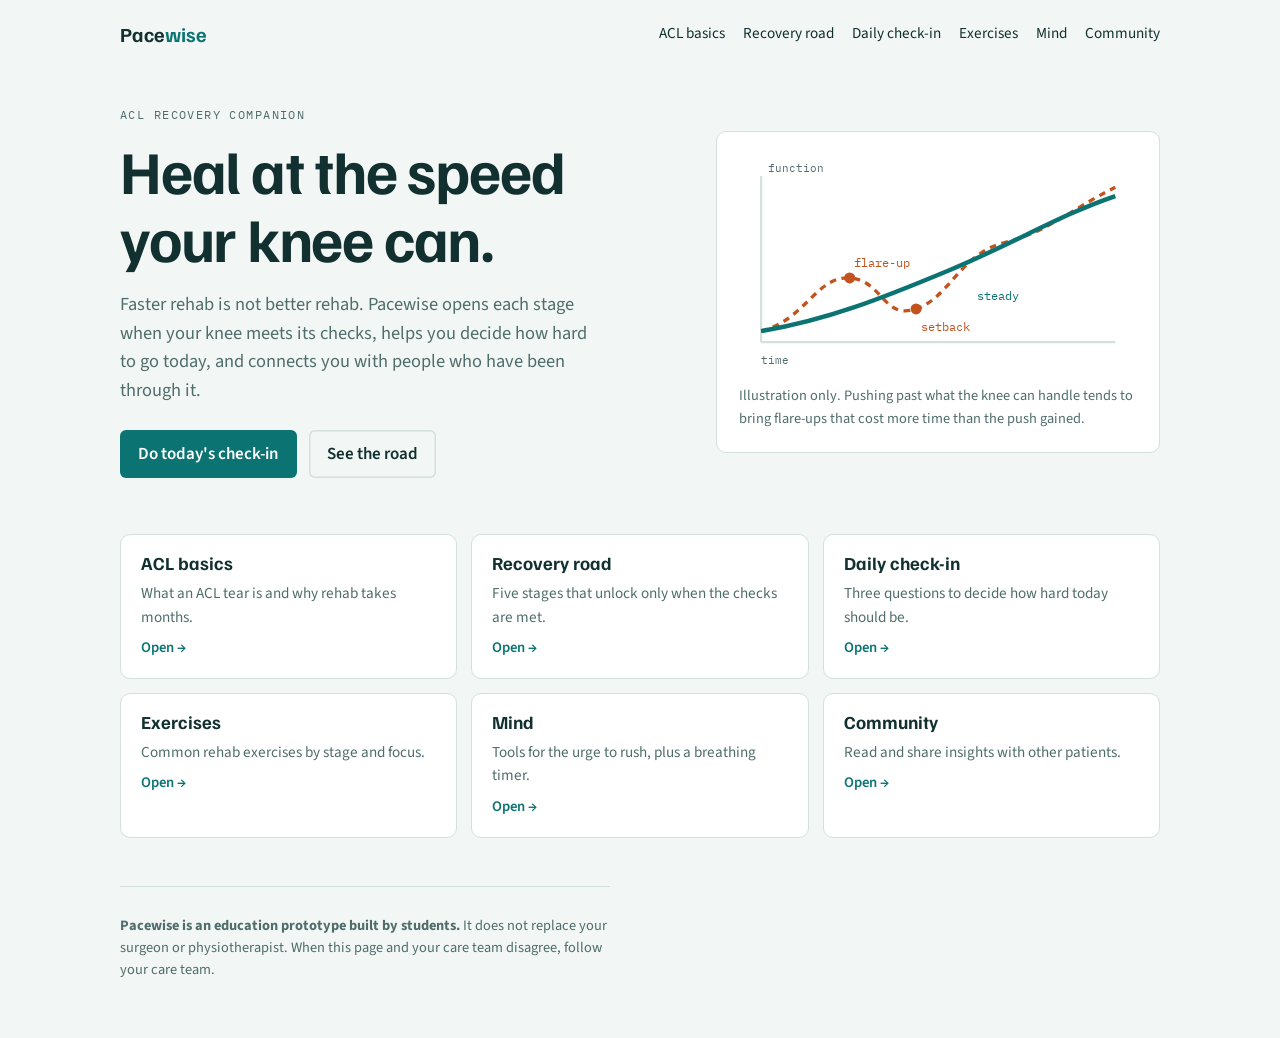
<file: pacewise-site-pages/index.html>
<!doctype html>
<html lang="en">
<head>
<meta charset="utf-8">
<meta name="viewport" content="width=device-width, initial-scale=1">
<title>Pacewise</title>
<link rel="stylesheet" href="https://fonts.googleapis.com/css2?family=Familjen+Grotesk:wght@500;700&family=IBM+Plex+Mono:wght@400;500&family=Source+Sans+3:wght@400;600&display=swap">
<link rel="stylesheet" href="css/styles.css">
</head>
<body>
<div class="wrap">
  <div class="topbar">
    <a class="brand" href="index.html" style="text-decoration:none;color:inherit">Pace<span>wise</span></a>
    <nav aria-label="Sections">
      <a href="learn.html">ACL basics</a><a href="road.html">Recovery road</a><a href="checkin.html">Daily check-in</a><a href="exercises.html">Exercises</a><a href="mind.html">Mind</a><a href="community.html">Community</a>
    </nav>
  </div>
  <header class="hero">
    <div>
      <p class="eyebrow">ACL recovery companion</p>
      <h1 style="margin-top:12px">Heal at the speed your knee can.</h1>
      <p class="lead">Faster rehab is not better rehab. Pacewise opens each stage when your knee meets its checks, helps you decide how hard to go today, and connects you with people who have been through it.</p>
      <div class="cta"><a class="btn" href="checkin.html">Do today's check-in</a><a class="btn ghost" href="road.html">See the road</a></div>
    </div>
    <div class="pace" aria-hidden="true">
      <svg viewBox="0 0 360 200" role="img">
        <line x1="20" y1="170" x2="340" y2="170" stroke="var(--line)" stroke-width="2"/>
        <line x1="20" y1="170" x2="20" y2="20" stroke="var(--line)" stroke-width="2"/>
        <path d="M20 160 C 60 150, 70 110, 100 112 S 130 150, 160 140 S 200 90, 240 80 S 300 50, 340 30" fill="none" stroke="var(--warn)" stroke-width="3" stroke-dasharray="6 5"/>
        <path d="M20 160 C 80 150, 130 130, 190 105 S 290 55, 340 38" fill="none" stroke="var(--accent)" stroke-width="4"/>
        <circle cx="100" cy="112" r="5" fill="var(--warn)"/><circle cx="160" cy="140" r="5" fill="var(--warn)"/>
        <text x="104" y="102" font-size="11" fill="var(--warn)" font-family="IBM Plex Mono, monospace">flare-up</text>
        <text x="164" y="160" font-size="11" fill="var(--warn)" font-family="IBM Plex Mono, monospace">setback</text>
        <text x="215" y="132" font-size="11" fill="var(--accent)" font-family="IBM Plex Mono, monospace">steady</text>
        <text x="20" y="190" font-size="10" fill="var(--muted)" font-family="IBM Plex Mono, monospace">time</text>
        <text x="26" y="16" font-size="10" fill="var(--muted)" font-family="IBM Plex Mono, monospace">function</text>
      </svg>
      <p class="cap">Illustration only. Pushing past what the knee can handle tends to bring flare-ups that cost more time than the push gained.</p>
    </div>
  </header>

  <section class="page" style="padding-top:0">
    <div class="home-grid">
<a class="home-card" href="learn.html"><h3>ACL basics</h3><p>What an ACL tear is and why rehab takes months.</p><span class="go">Open &rarr;</span></a>
<a class="home-card" href="road.html"><h3>Recovery road</h3><p>Five stages that unlock only when the checks are met.</p><span class="go">Open &rarr;</span></a>
<a class="home-card" href="checkin.html"><h3>Daily check-in</h3><p>Three questions to decide how hard today should be.</p><span class="go">Open &rarr;</span></a>
<a class="home-card" href="exercises.html"><h3>Exercises</h3><p>Common rehab exercises by stage and focus.</p><span class="go">Open &rarr;</span></a>
<a class="home-card" href="mind.html"><h3>Mind</h3><p>Tools for the urge to rush, plus a breathing timer.</p><span class="go">Open &rarr;</span></a>
<a class="home-card" href="community.html"><h3>Community</h3><p>Read and share insights with other patients.</p><span class="go">Open &rarr;</span></a>
    </div>
  </section>
  <footer>
    <p><strong>Pacewise is an education prototype built by students.</strong> It does not replace your surgeon or physiotherapist. When this page and your care team disagree, follow your care team.</p>
  </footer>
</div>
<script src="js/common.js"></script>
</body>
</html>
</file>
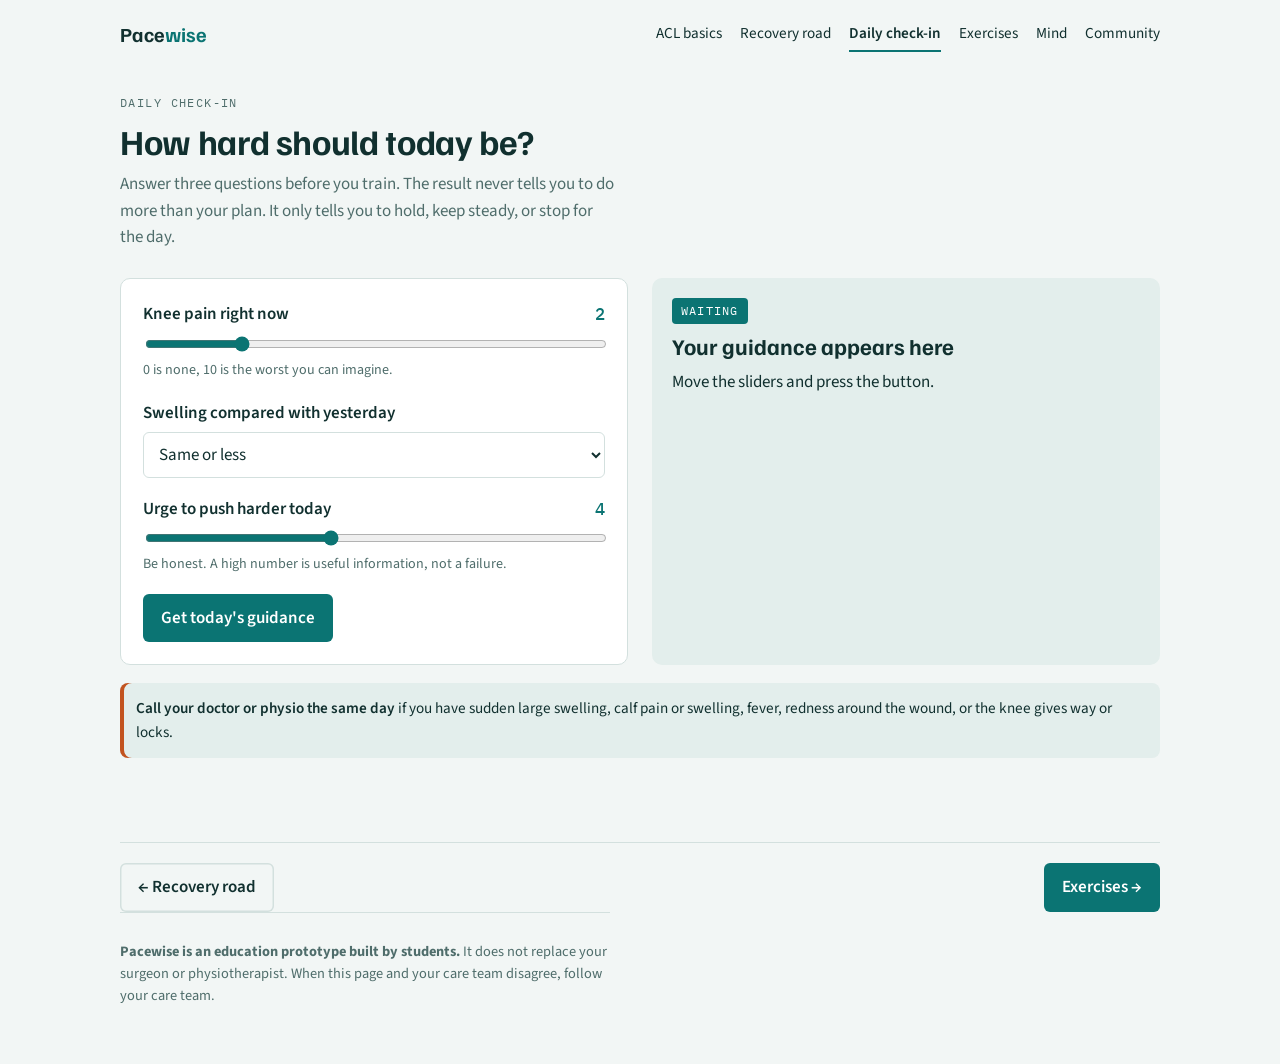
<file: pacewise-site-pages/checkin.html>
<!doctype html>
<html lang="en">
<head>
<meta charset="utf-8">
<meta name="viewport" content="width=device-width, initial-scale=1">
<title>Daily check-in | Pacewise</title>
<link rel="stylesheet" href="https://fonts.googleapis.com/css2?family=Familjen+Grotesk:wght@500;700&family=IBM+Plex+Mono:wght@400;500&family=Source+Sans+3:wght@400;600&display=swap">
<link rel="stylesheet" href="css/styles.css">
</head>
<body>
<div class="wrap">
  <div class="topbar">
    <a class="brand" href="index.html" style="text-decoration:none;color:inherit">Pace<span>wise</span></a>
    <nav aria-label="Sections">
      <a href="learn.html">ACL basics</a><a href="road.html">Recovery road</a><a href="checkin.html" aria-current="page">Daily check-in</a><a href="exercises.html">Exercises</a><a href="mind.html">Mind</a><a href="community.html">Community</a>
    </nav>
  </div>
  <section class="page">
    <div class="sec-head">
      <p class="eyebrow">Daily check-in</p>
      <h2>How hard should today be?</h2>
      <p>Answer three questions before you train. The result never tells you to do more than your plan. It only tells you to hold, keep steady, or stop for the day.</p>
    </div>
    <div class="checkin">
      <div class="panel">
        <div class="field"><label for="pain" class="l" style="display:flex;justify-content:space-between;font-weight:600">Knee pain right now <output id="painO">2</output></label>
          <input type="range" id="pain" min="0" max="10" value="2"><span class="hint">0 is none, 10 is the worst you can imagine.</span></div>
        <div class="field"><label for="swell" style="font-weight:600">Swelling compared with yesterday</label>
          <select id="swell"><option value="0">Same or less</option><option value="1">A little more</option><option value="2">Clearly more, or the knee feels hot or tight</option></select></div>
        <div class="field"><label for="urge" class="l" style="display:flex;justify-content:space-between;font-weight:600">Urge to push harder today <output id="urgeO">4</output></label>
          <input type="range" id="urge" min="0" max="10" value="4"><span class="hint">Be honest. A high number is useful information, not a failure.</span></div>
        <button class="btn" id="runCheck" type="button">Get today's guidance</button>
      </div>
      <div class="verdict" id="verdict" data-s="amber" aria-live="polite">
        <span class="tag">Waiting</span>
        <h3>Your guidance appears here</h3>
        <p>Move the sliders and press the button.</p>
      </div>
    </div>
    <div class="notice warn" style="margin-top:18px"><strong>Call your doctor or physio the same day</strong> if you have sudden large swelling, calf pain or swelling, fever, redness around the wound, or the knee gives way or locks.</div>
  </section>
  <div class="pager"><a class="btn ghost" href="road.html">&larr; Recovery road</a><a class="btn" href="exercises.html">Exercises &rarr;</a></div>
  <footer>
    <p><strong>Pacewise is an education prototype built by students.</strong> It does not replace your surgeon or physiotherapist. When this page and your care team disagree, follow your care team.</p>
  </footer>
</div>
<script src="js/common.js"></script>
<script src="js/checkin.js"></script>
</body>
</html>
</file>
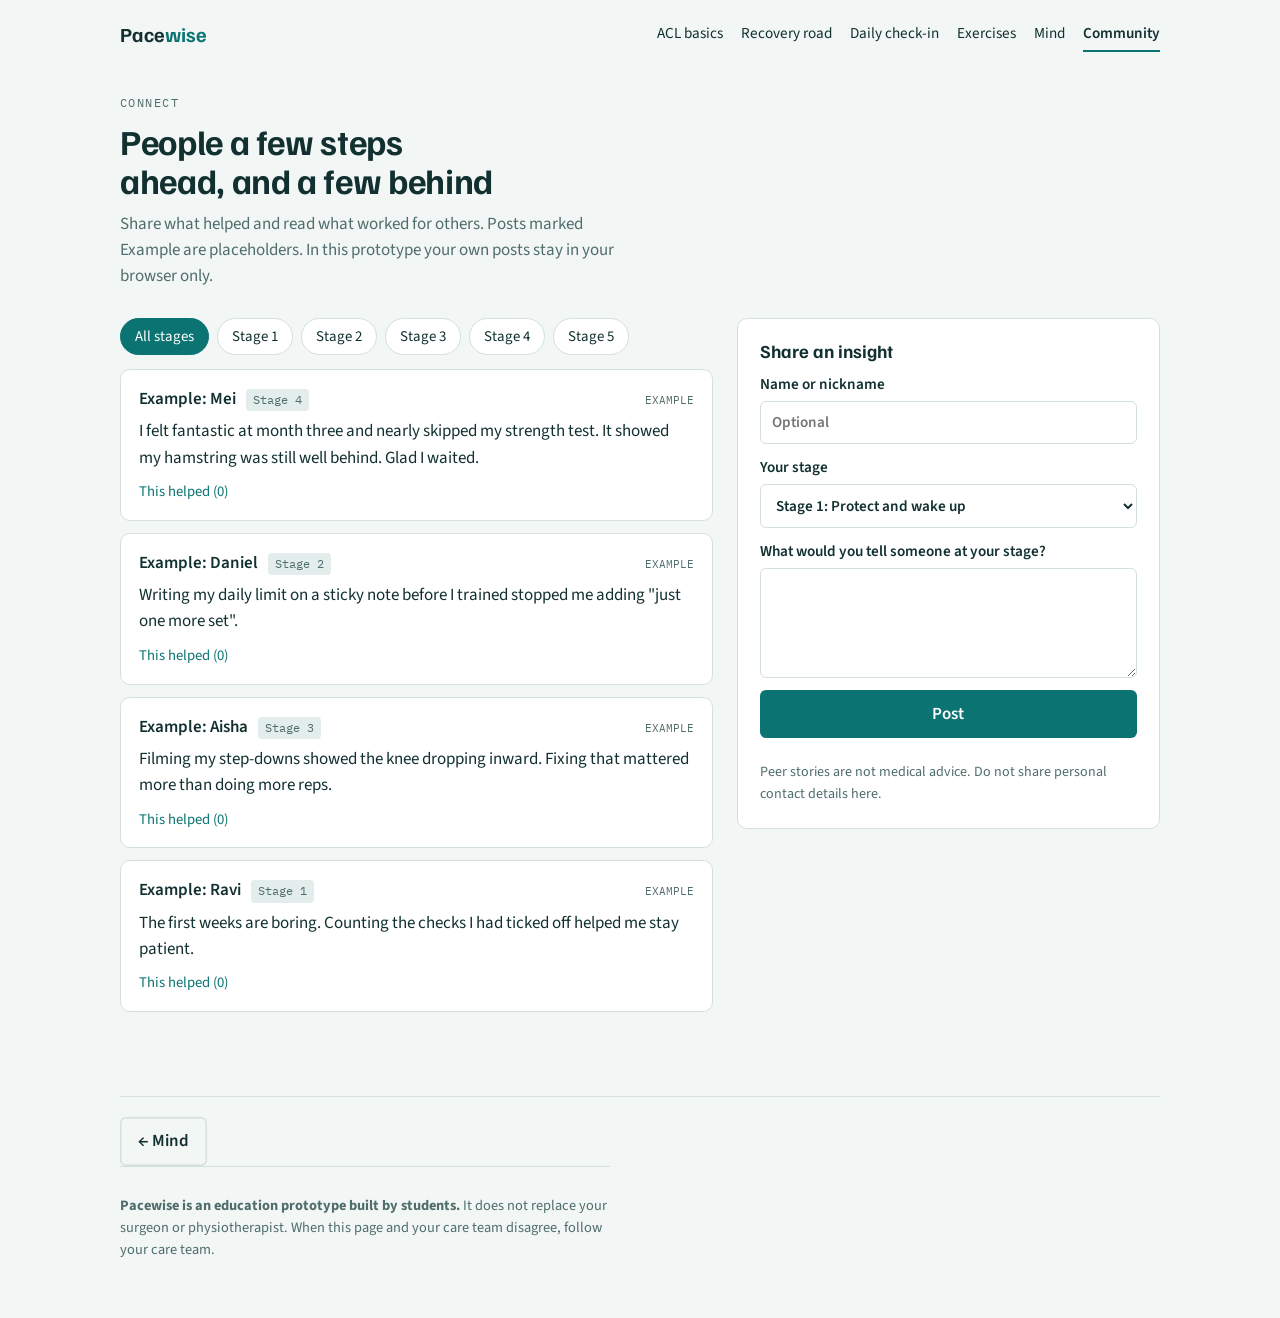
<file: pacewise-site-pages/community.html>
<!doctype html>
<html lang="en">
<head>
<meta charset="utf-8">
<meta name="viewport" content="width=device-width, initial-scale=1">
<title>Community | Pacewise</title>
<link rel="stylesheet" href="https://fonts.googleapis.com/css2?family=Familjen+Grotesk:wght@500;700&family=IBM+Plex+Mono:wght@400;500&family=Source+Sans+3:wght@400;600&display=swap">
<link rel="stylesheet" href="css/styles.css">
</head>
<body>
<div class="wrap">
  <div class="topbar">
    <a class="brand" href="index.html" style="text-decoration:none;color:inherit">Pace<span>wise</span></a>
    <nav aria-label="Sections">
      <a href="learn.html">ACL basics</a><a href="road.html">Recovery road</a><a href="checkin.html">Daily check-in</a><a href="exercises.html">Exercises</a><a href="mind.html">Mind</a><a href="community.html" aria-current="page">Community</a>
    </nav>
  </div>
  <section class="page">
    <div class="sec-head">
      <p class="eyebrow">Connect</p>
      <h2>People a few steps ahead, and a few behind</h2>
      <p>Share what helped and read what worked for others. Posts marked Example are placeholders. In this prototype your own posts stay in your browser only.</p>
    </div>
    <div class="community">
      <div>
        <div class="chips" id="cFilter" role="group" aria-label="Filter posts"></div>
        <div class="posts" id="posts"></div>
      </div>
      <form class="panel form-grid" id="postForm">
        <h3>Share an insight</h3>
        <label for="pName">Name or nickname<input type="text" id="pName" maxlength="30" placeholder="Optional"></label>
        <label for="pStage">Your stage<select id="pStage"></select></label>
        <label for="pText">What would you tell someone at your stage?<textarea id="pText" maxlength="500" required></textarea></label>
        <button class="btn" type="submit">Post</button>
        <p class="hint" id="pMsg" aria-live="polite"></p>
        <p class="hint">Peer stories are not medical advice. Do not share personal contact details here.</p>
      </form>
    </div>
  </section>
  <div class="pager"><a class="btn ghost" href="mind.html">&larr; Mind</a><span></span></div>
  <footer>
    <p><strong>Pacewise is an education prototype built by students.</strong> It does not replace your surgeon or physiotherapist. When this page and your care team disagree, follow your care team.</p>
  </footer>
</div>
<script src="js/common.js"></script>
<script src="js/community.js"></script>
</body>
</html>
</file>
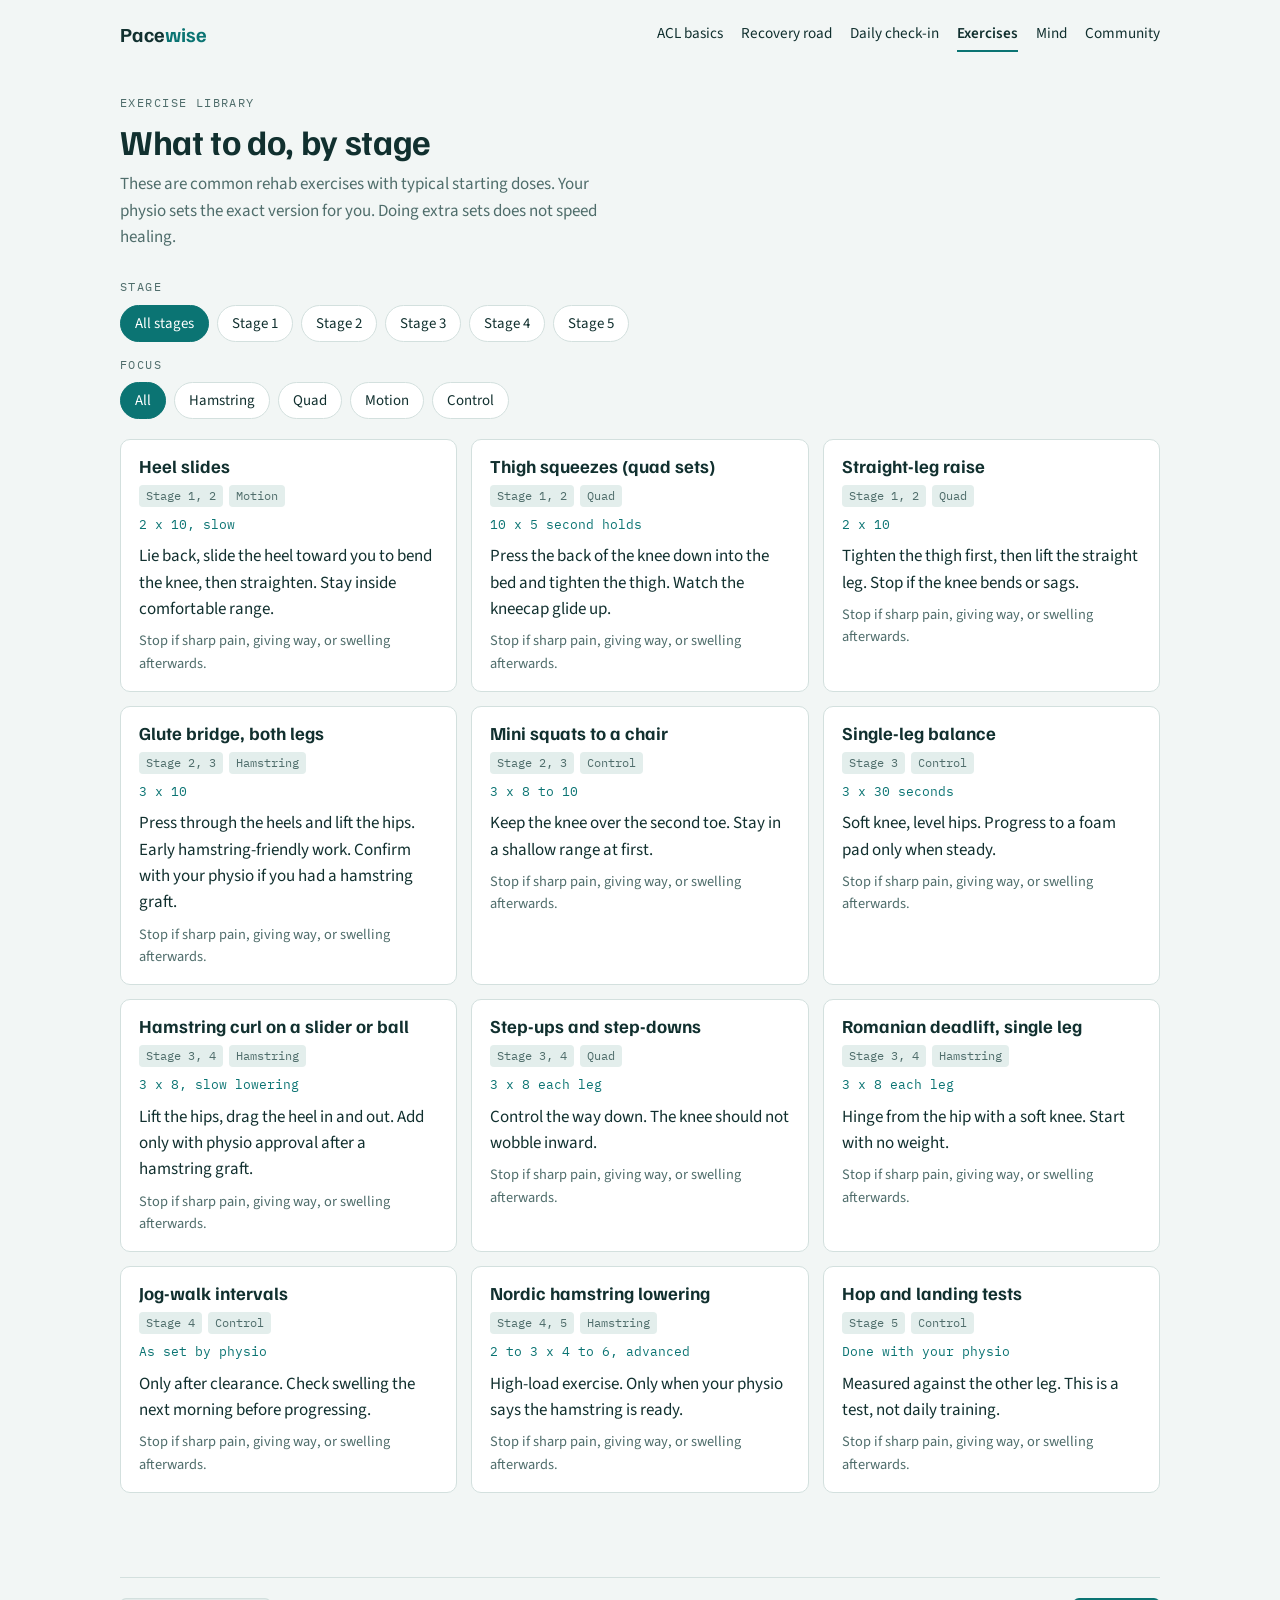
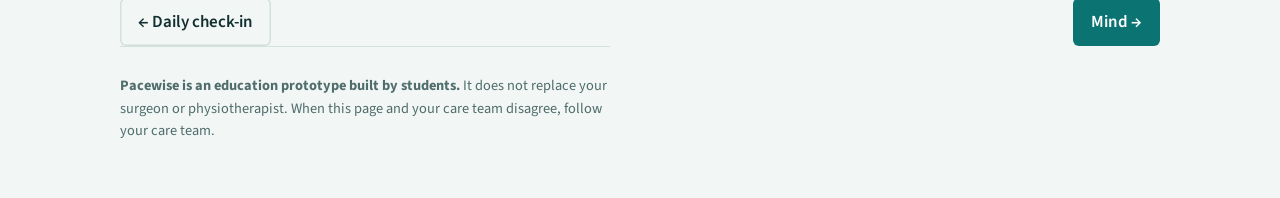
<file: pacewise-site-pages/exercises.html>
<!doctype html>
<html lang="en">
<head>
<meta charset="utf-8">
<meta name="viewport" content="width=device-width, initial-scale=1">
<title>Exercises | Pacewise</title>
<link rel="stylesheet" href="https://fonts.googleapis.com/css2?family=Familjen+Grotesk:wght@500;700&family=IBM+Plex+Mono:wght@400;500&family=Source+Sans+3:wght@400;600&display=swap">
<link rel="stylesheet" href="css/styles.css">
</head>
<body>
<div class="wrap">
  <div class="topbar">
    <a class="brand" href="index.html" style="text-decoration:none;color:inherit">Pace<span>wise</span></a>
    <nav aria-label="Sections">
      <a href="learn.html">ACL basics</a><a href="road.html">Recovery road</a><a href="checkin.html">Daily check-in</a><a href="exercises.html" aria-current="page">Exercises</a><a href="mind.html">Mind</a><a href="community.html">Community</a>
    </nav>
  </div>
  <section class="page">
    <div class="sec-head">
      <p class="eyebrow">Exercise library</p>
      <h2>What to do, by stage</h2>
      <p>These are common rehab exercises with typical starting doses. Your physio sets the exact version for you. Doing extra sets does not speed healing.</p>
    </div>
    <div class="filters">
      <span class="eyebrow">Stage</span>
      <div class="chips" id="fPhase" role="group" aria-label="Filter by stage"></div>
      <span class="eyebrow">Focus</span>
      <div class="chips" id="fFocus" role="group" aria-label="Filter by focus"></div>
    </div>
    <div class="ex-grid" id="exGrid"></div>
  </section>
  <div class="pager"><a class="btn ghost" href="checkin.html">&larr; Daily check-in</a><a class="btn" href="mind.html">Mind &rarr;</a></div>
  <footer>
    <p><strong>Pacewise is an education prototype built by students.</strong> It does not replace your surgeon or physiotherapist. When this page and your care team disagree, follow your care team.</p>
  </footer>
</div>
<script src="js/common.js"></script>
<script src="js/exercises.js"></script>
</body>
</html>
</file>
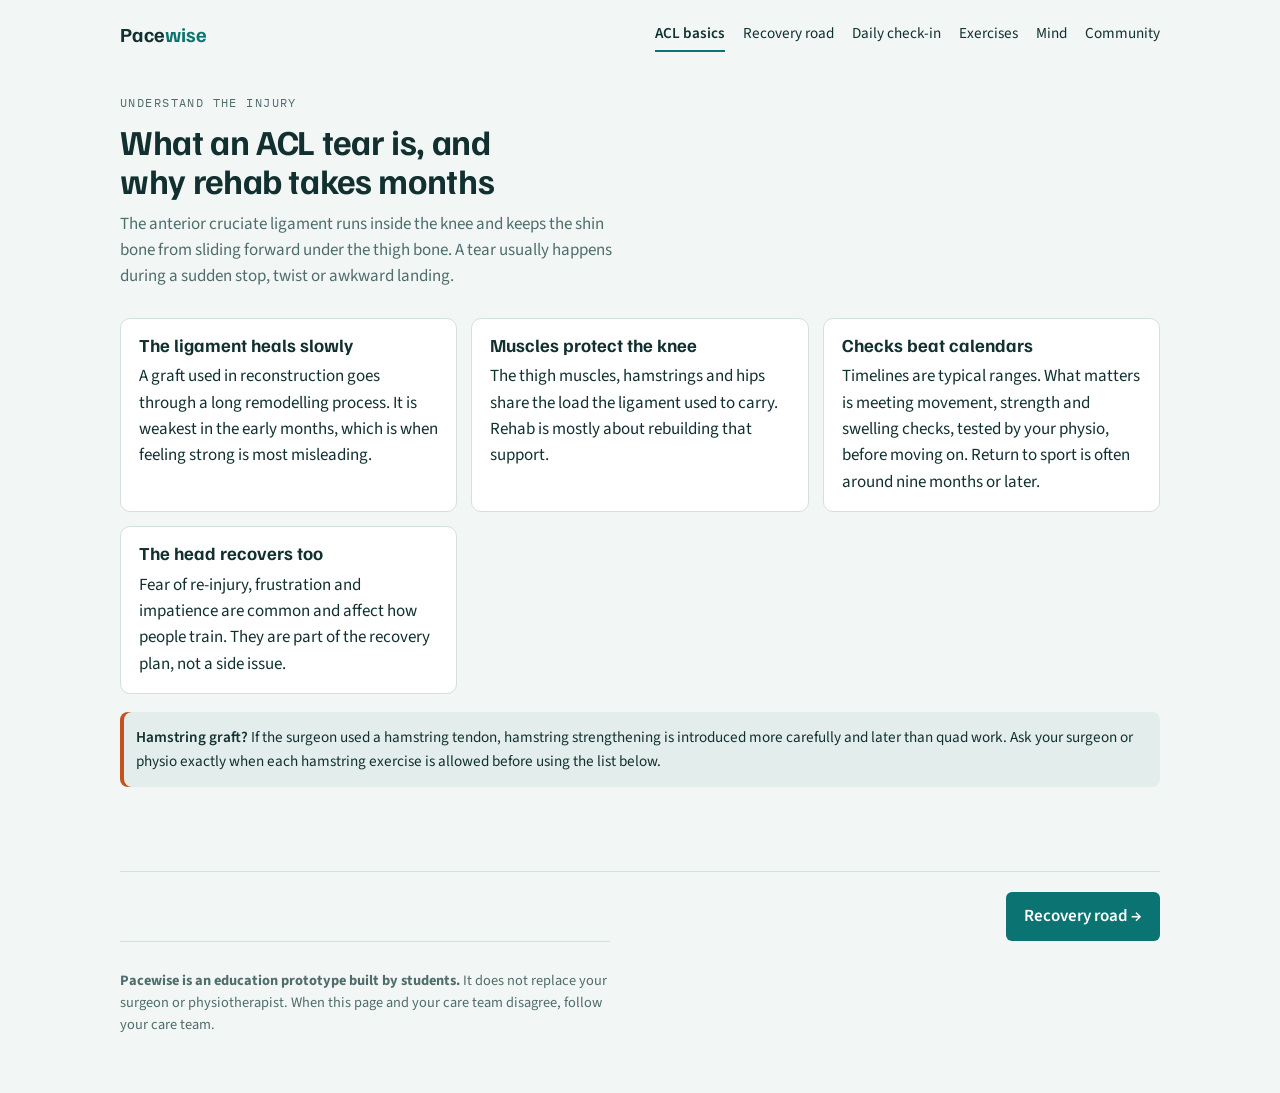
<file: pacewise-site-pages/learn.html>
<!doctype html>
<html lang="en">
<head>
<meta charset="utf-8">
<meta name="viewport" content="width=device-width, initial-scale=1">
<title>ACL basics | Pacewise</title>
<link rel="stylesheet" href="https://fonts.googleapis.com/css2?family=Familjen+Grotesk:wght@500;700&family=IBM+Plex+Mono:wght@400;500&family=Source+Sans+3:wght@400;600&display=swap">
<link rel="stylesheet" href="css/styles.css">
</head>
<body>
<div class="wrap">
  <div class="topbar">
    <a class="brand" href="index.html" style="text-decoration:none;color:inherit">Pace<span>wise</span></a>
    <nav aria-label="Sections">
      <a href="learn.html" aria-current="page">ACL basics</a><a href="road.html">Recovery road</a><a href="checkin.html">Daily check-in</a><a href="exercises.html">Exercises</a><a href="mind.html">Mind</a><a href="community.html">Community</a>
    </nav>
  </div>
  <section class="page">
    <div class="sec-head">
      <p class="eyebrow">Understand the injury</p>
      <h2>What an ACL tear is, and why rehab takes months</h2>
      <p>The anterior cruciate ligament runs inside the knee and keeps the shin bone from sliding forward under the thigh bone. A tear usually happens during a sudden stop, twist or awkward landing.</p>
    </div>
    <div class="ex-grid">
      <div class="ex"><h3>The ligament heals slowly</h3><p>A graft used in reconstruction goes through a long remodelling process. It is weakest in the early months, which is when feeling strong is most misleading.</p></div>
      <div class="ex"><h3>Muscles protect the knee</h3><p>The thigh muscles, hamstrings and hips share the load the ligament used to carry. Rehab is mostly about rebuilding that support.</p></div>
      <div class="ex"><h3>Checks beat calendars</h3><p>Timelines are typical ranges. What matters is meeting movement, strength and swelling checks, tested by your physio, before moving on. Return to sport is often around nine months or later.</p></div>
      <div class="ex"><h3>The head recovers too</h3><p>Fear of re-injury, frustration and impatience are common and affect how people train. They are part of the recovery plan, not a side issue.</p></div>
    </div>
    <div class="notice warn" style="margin-top:18px"><strong>Hamstring graft?</strong> If the surgeon used a hamstring tendon, hamstring strengthening is introduced more carefully and later than quad work. Ask your surgeon or physio exactly when each hamstring exercise is allowed before using the list below.</div>
  </section>
  <div class="pager"><span></span><a class="btn" href="road.html">Recovery road &rarr;</a></div>
  <footer>
    <p><strong>Pacewise is an education prototype built by students.</strong> It does not replace your surgeon or physiotherapist. When this page and your care team disagree, follow your care team.</p>
  </footer>
</div>
<script src="js/common.js"></script>
</body>
</html>
</file>
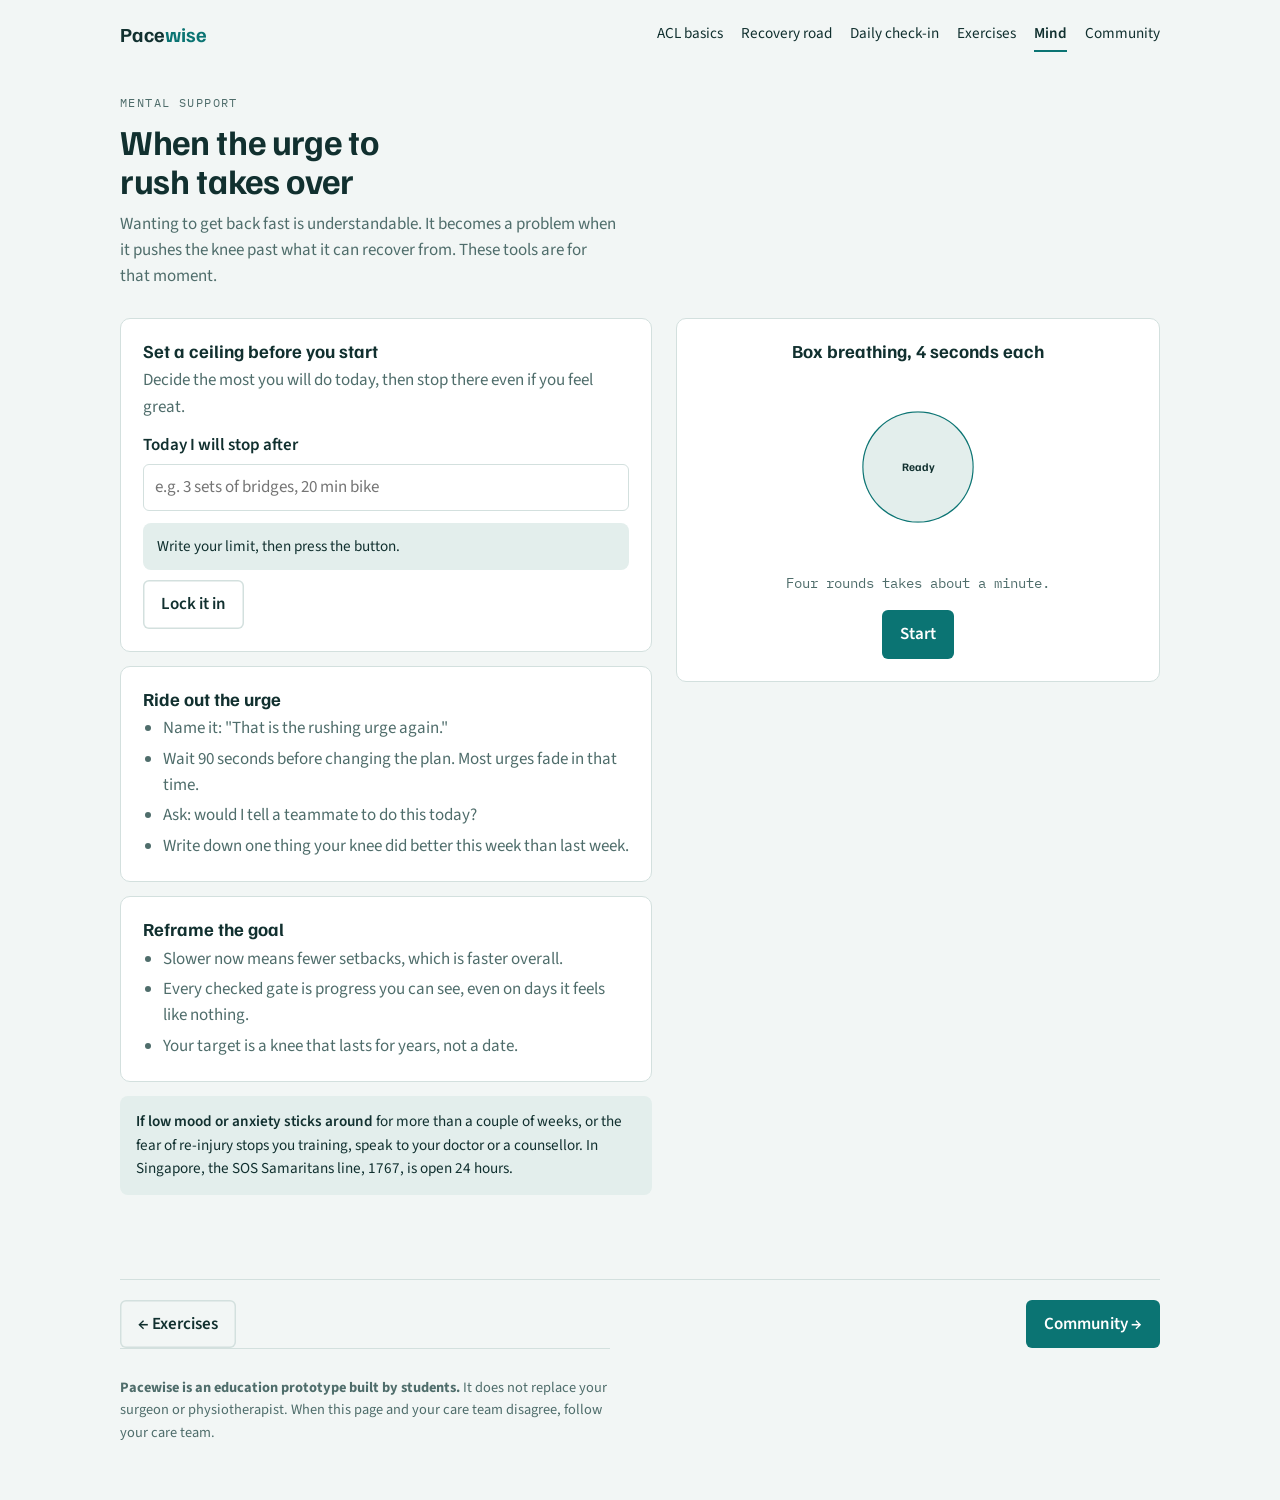
<file: pacewise-site-pages/mind.html>
<!doctype html>
<html lang="en">
<head>
<meta charset="utf-8">
<meta name="viewport" content="width=device-width, initial-scale=1">
<title>Mind | Pacewise</title>
<link rel="stylesheet" href="https://fonts.googleapis.com/css2?family=Familjen+Grotesk:wght@500;700&family=IBM+Plex+Mono:wght@400;500&family=Source+Sans+3:wght@400;600&display=swap">
<link rel="stylesheet" href="css/styles.css">
</head>
<body>
<div class="wrap">
  <div class="topbar">
    <a class="brand" href="index.html" style="text-decoration:none;color:inherit">Pace<span>wise</span></a>
    <nav aria-label="Sections">
      <a href="learn.html">ACL basics</a><a href="road.html">Recovery road</a><a href="checkin.html">Daily check-in</a><a href="exercises.html">Exercises</a><a href="mind.html" aria-current="page">Mind</a><a href="community.html">Community</a>
    </nav>
  </div>
  <section class="page">
    <div class="sec-head">
      <p class="eyebrow">Mental support</p>
      <h2>When the urge to rush takes over</h2>
      <p>Wanting to get back fast is understandable. It becomes a problem when it pushes the knee past what it can recover from. These tools are for that moment.</p>
    </div>
    <div class="mind">
      <div class="tools">
        <div class="panel tool"><h3>Set a ceiling before you start</h3>
          <p>Decide the most you will do today, then stop there even if you feel great.</p>
          <div class="field" style="margin:12px 0 0"><label for="ceil" style="font-weight:600">Today I will stop after</label>
            <input type="text" id="ceil" placeholder="e.g. 3 sets of bridges, 20 min bike"></div>
          <div class="plan-out" id="ceilOut">Write your limit, then press the button.</div>
          <button class="btn ghost" id="ceilBtn" type="button" style="margin-top:10px">Lock it in</button></div>
        <div class="panel tool"><h3>Ride out the urge</h3>
          <ul><li>Name it: "That is the rushing urge again."</li><li>Wait 90 seconds before changing the plan. Most urges fade in that time.</li><li>Ask: would I tell a teammate to do this today?</li><li>Write down one thing your knee did better this week than last week.</li></ul></div>
        <div class="panel tool"><h3>Reframe the goal</h3>
          <ul><li>Slower now means fewer setbacks, which is faster overall.</li><li>Every checked gate is progress you can see, even on days it feels like nothing.</li><li>Your target is a knee that lasts for years, not a date.</li></ul></div>
        <div class="notice"><strong>If low mood or anxiety sticks around</strong> for more than a couple of weeks, or the fear of re-injury stops you training, speak to your doctor or a counsellor. In Singapore, the SOS Samaritans line, 1767, is open 24 hours.</div>
      </div>
      <div class="panel breath">
        <h3>Box breathing, 4 seconds each</h3>
        <div class="orb" id="orb"><span id="orbT">Ready</span></div>
        <div class="cnt" id="orbC">Four rounds takes about a minute.</div>
        <button class="btn" id="breathBtn" type="button">Start</button>
      </div>
    </div>
  </section>
  <div class="pager"><a class="btn ghost" href="exercises.html">&larr; Exercises</a><a class="btn" href="community.html">Community &rarr;</a></div>
  <footer>
    <p><strong>Pacewise is an education prototype built by students.</strong> It does not replace your surgeon or physiotherapist. When this page and your care team disagree, follow your care team.</p>
  </footer>
</div>
<script src="js/common.js"></script>
<script src="js/mind.js"></script>
</body>
</html>
</file>
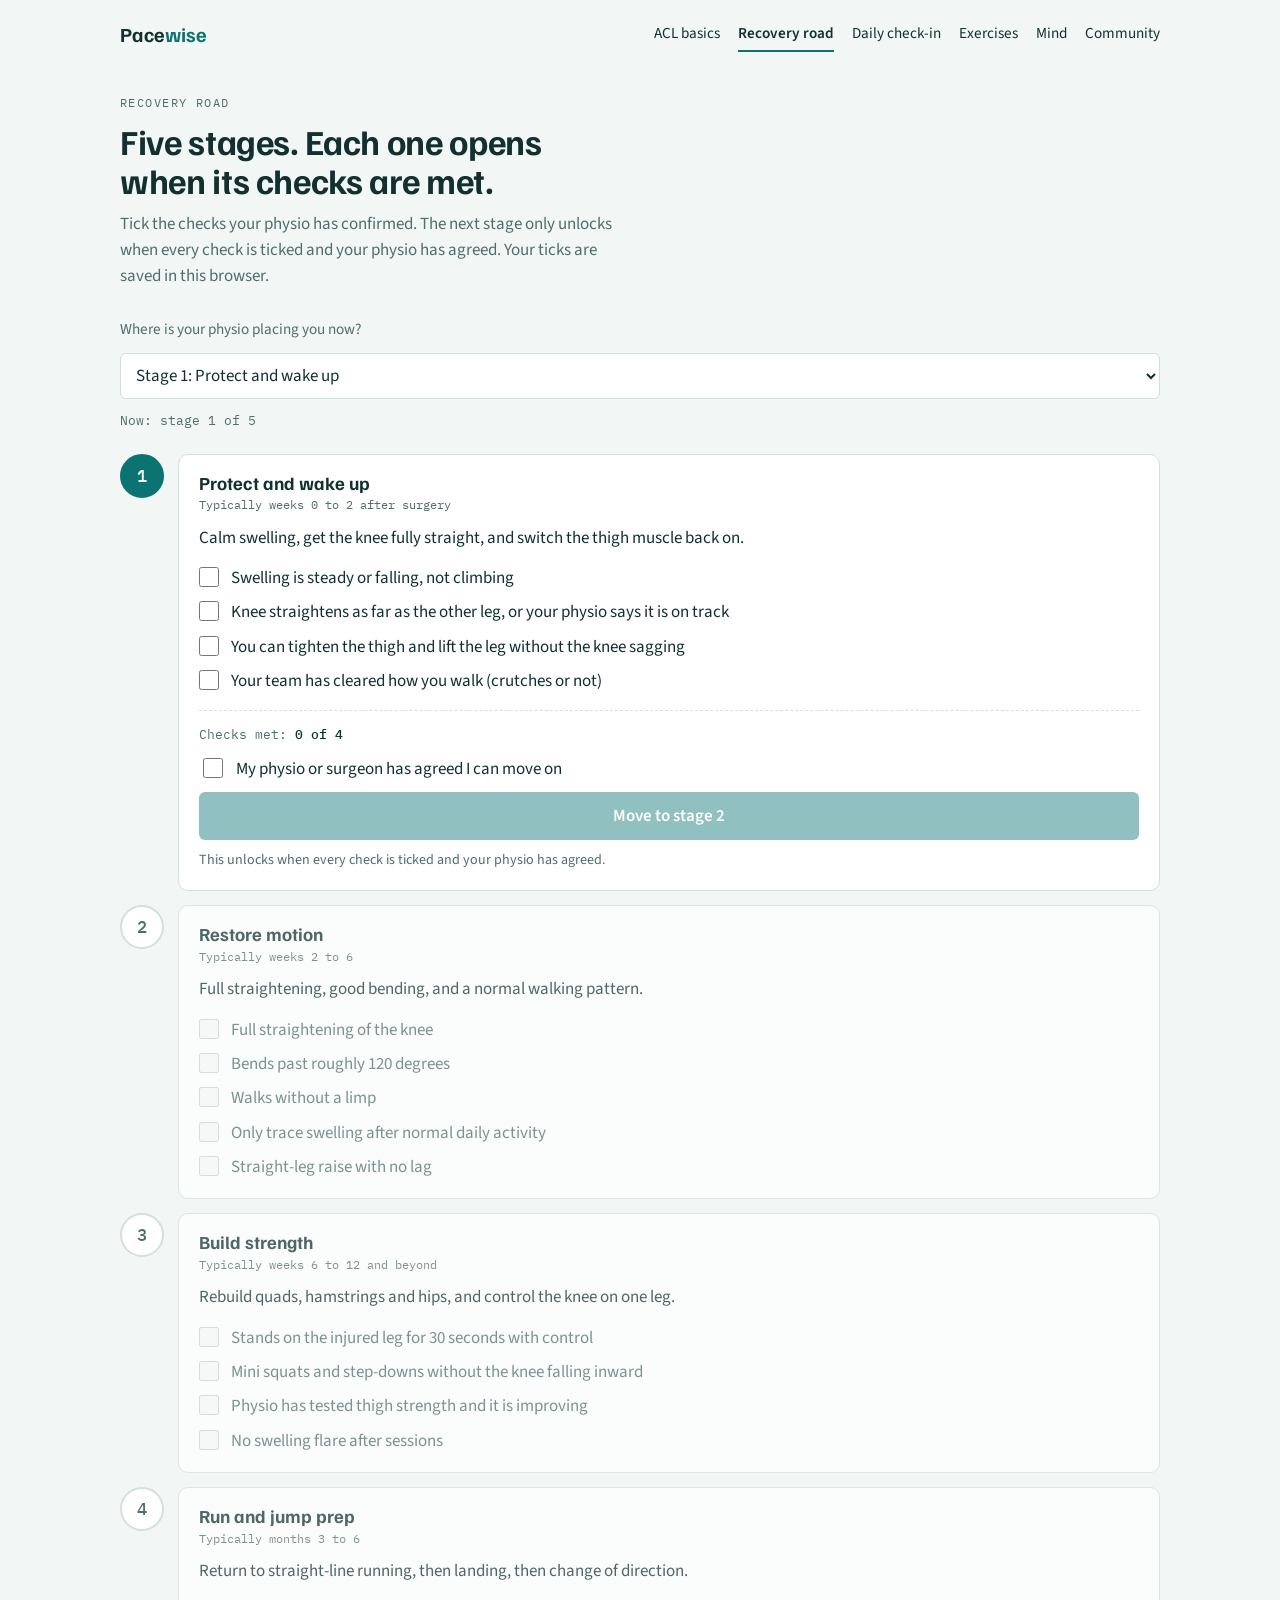
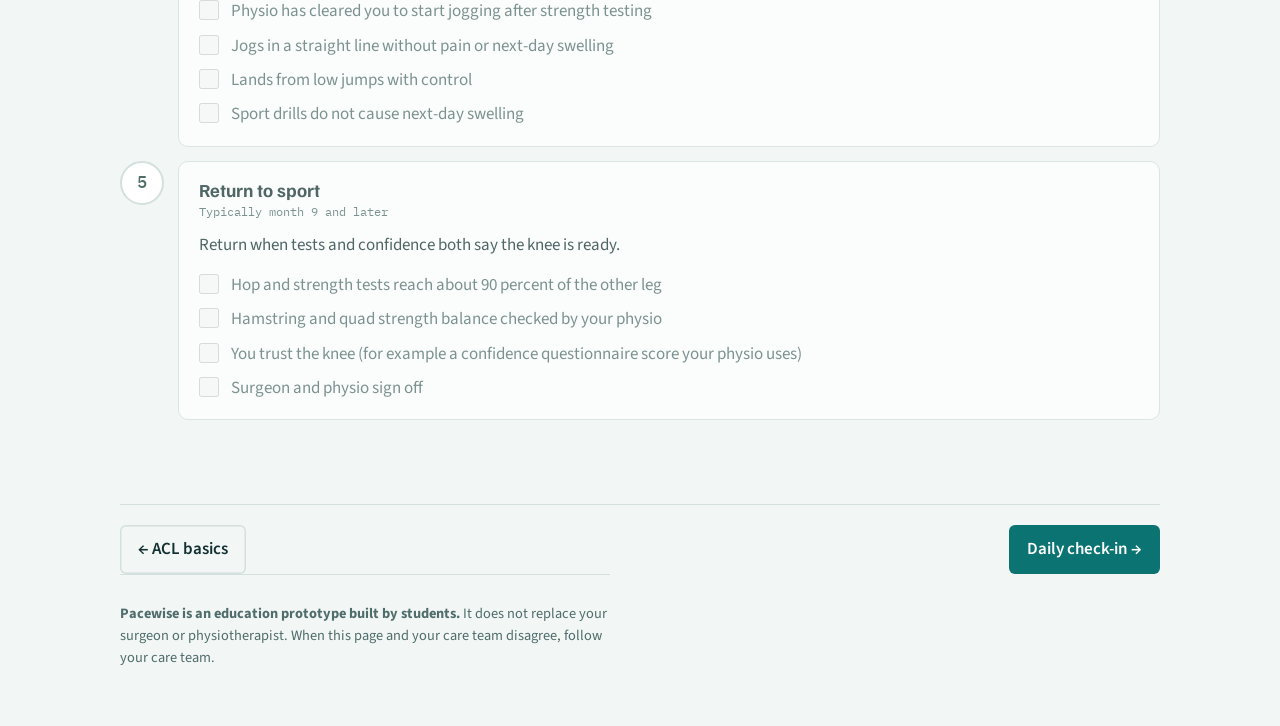
<file: pacewise-site-pages/road.html>
<!doctype html>
<html lang="en">
<head>
<meta charset="utf-8">
<meta name="viewport" content="width=device-width, initial-scale=1">
<title>Recovery road | Pacewise</title>
<link rel="stylesheet" href="https://fonts.googleapis.com/css2?family=Familjen+Grotesk:wght@500;700&family=IBM+Plex+Mono:wght@400;500&family=Source+Sans+3:wght@400;600&display=swap">
<link rel="stylesheet" href="css/styles.css">
</head>
<body>
<div class="wrap">
  <div class="topbar">
    <a class="brand" href="index.html" style="text-decoration:none;color:inherit">Pace<span>wise</span></a>
    <nav aria-label="Sections">
      <a href="learn.html">ACL basics</a><a href="road.html" aria-current="page">Recovery road</a><a href="checkin.html">Daily check-in</a><a href="exercises.html">Exercises</a><a href="mind.html">Mind</a><a href="community.html">Community</a>
    </nav>
  </div>
  <section class="page">
    <div class="sec-head">
      <p class="eyebrow">Recovery road</p>
      <h2>Five stages. Each one opens when its checks are met.</h2>
      <p>Tick the checks your physio has confirmed. The next stage only unlocks when every check is ticked and your physio has agreed. Your ticks are saved in this browser.</p>
    </div>
    <div class="road-controls">
      <label for="startPhase">Where is your physio placing you now?</label>
      <select id="startPhase" aria-label="Current stage"></select>
      <span class="meter" id="roadMeter"></span>
    </div>
    <ol class="road" id="road"></ol>
  </section>
  <div class="pager"><a class="btn ghost" href="learn.html">&larr; ACL basics</a><a class="btn" href="checkin.html">Daily check-in &rarr;</a></div>
  <footer>
    <p><strong>Pacewise is an education prototype built by students.</strong> It does not replace your surgeon or physiotherapist. When this page and your care team disagree, follow your care team.</p>
  </footer>
</div>
<script src="js/common.js"></script>
<script src="js/road.js"></script>
</body>
</html>
</file>
<file: pacewise-site-pages/css/styles.css>
/* Layout concept: one calm column built around a vertical recovery road; checks, not dates, open each stage. */
:root {
  --bg: #F2F6F5; --surface: #FFFFFF; --fg: #11302F; --muted: #4F6D6B; --line: #D3E0DE; --soft: #E3EEEC;
  --accent: #0B7473; --accent-fg: #FFFFFF; --warn: #C2531F; --ok: #2A7D4F;
  --f-display: "Familjen Grotesk", "Segoe UI", system-ui, sans-serif;
  --f-body: "Source Sans 3", "Segoe UI", system-ui, sans-serif;
  --f-mono: "IBM Plex Mono", ui-monospace, Menlo, monospace;
}
@media (prefers-color-scheme: dark) {
  :root:not([data-theme="light"]) {
    --bg: #0C1F1F; --surface: #132B2B; --fg: #E4F0EE; --muted: #96B2AF; --line: #264241; --soft: #183636;
    --accent: #4FC3BF; --accent-fg: #06201F; --warn: #F08A5D; --ok: #6CCB8F; color-scheme: dark;
  }
}
:root[data-theme="dark"] {
  --bg: #0C1F1F; --surface: #132B2B; --fg: #E4F0EE; --muted: #96B2AF; --line: #264241; --soft: #183636;
  --accent: #4FC3BF; --accent-fg: #06201F; --warn: #F08A5D; --ok: #6CCB8F; color-scheme: dark;
}
* { box-sizing: border-box; }
html { color-scheme: light; }
body { margin: 0; }
img { max-width: 100%; }
[hidden] { display: none !important; }
body { background: var(--bg); color: var(--fg); font-family: var(--f-body); font-size: 17px; line-height: 1.55;
  padding-block: 0 56px; padding-left: max(16px, env(safe-area-inset-left, 0px)); padding-right: max(16px, env(safe-area-inset-right, 0px)); }
.wrap { max-width: 1040px; margin: 0 auto; }
h1, h2, h3 { font-family: var(--f-display); line-height: 1.12; text-wrap: balance; margin: 0; }
h1 { font-size: clamp(2.2rem, 6vw, 3.8rem); font-weight: 700; letter-spacing: -0.02em; }
h2 { font-size: clamp(1.6rem, 3.6vw, 2.2rem); font-weight: 700; letter-spacing: -0.01em; }
h3 { font-size: 1.15rem; font-weight: 700; }
p { margin: 0; }
a { color: var(--accent); }
.eyebrow { font-family: var(--f-mono); font-size: 0.74rem; letter-spacing: 0.12em; text-transform: uppercase; color: var(--muted); }
button, select, input, textarea { font: inherit; color: inherit; }
:focus-visible { outline: 3px solid var(--accent); outline-offset: 2px; }

.topbar { display: flex; flex-wrap: wrap; align-items: center; justify-content: space-between; gap: 12px; padding-block: 18px; }
.brand { font-family: var(--f-display); font-weight: 700; font-size: 1.25rem; }
.brand span { color: var(--accent); }
.topbar nav { display: flex; flex-wrap: wrap; gap: 4px 18px; font-size: 0.95rem; }
.topbar nav a { color: var(--fg); text-decoration: none; padding: 4px 0; border-bottom: 2px solid transparent; }
.topbar nav a:hover { border-color: var(--accent); }

.hero { display: grid; grid-template-columns: 1.25fr 1fr; gap: 40px; align-items: center; padding-block: 36px 56px; }
.hero p.lead { font-size: 1.15rem; color: var(--muted); margin-top: 18px; max-width: 52ch; }
.hero .cta { display: flex; flex-wrap: wrap; gap: 12px; margin-top: 26px; }
.btn { display: inline-block; border: 0; border-radius: 6px; padding: 11px 18px; font-weight: 600; cursor: pointer; text-decoration: none; background: var(--accent); color: var(--accent-fg); }
.btn:hover { filter: brightness(1.08); }
.btn.ghost { background: transparent; color: var(--fg); box-shadow: inset 0 0 0 1.5px var(--line); }
.btn[disabled] { opacity: 0.45; cursor: not-allowed; }
.pace { background: var(--surface); border: 1px solid var(--line); border-radius: 10px; padding: 22px; min-width: 0; }
.pace svg { width: 100%; height: auto; display: block; }
.pace .cap { font-size: 0.9rem; color: var(--muted); margin-top: 10px; }

section { padding-block: 48px; border-top: 1px solid var(--line); }
.sec-head { display: grid; gap: 10px; max-width: 62ch; margin-bottom: 28px; }
.sec-head p { color: var(--muted); }

.notice { background: var(--soft); border-radius: 8px; padding: 14px 16px; font-size: 0.95rem; }
.notice strong { font-weight: 600; }
.notice.warn { box-shadow: inset 4px 0 0 var(--warn); }

/* Road */
.road-controls { display: flex; flex-wrap: wrap; gap: 12px 20px; align-items: center; margin-bottom: 22px; }
.road-controls label { font-size: 0.95rem; color: var(--muted); }
select, textarea, input[type="text"] { background: var(--surface); border: 1.5px solid var(--line); border-radius: 6px; padding: 9px 11px; }
.road { list-style: none; margin: 0; padding: 0; display: grid; gap: 14px; position: relative; }
.stage { display: grid; grid-template-columns: 44px 1fr; gap: 14px; min-width: 0; }
.stage .dot { width: 44px; height: 44px; border-radius: 50%; display: grid; place-items: center; font-family: var(--f-mono); font-weight: 500; background: var(--surface); border: 2px solid var(--line); color: var(--muted); }
.stage.done .dot { background: var(--ok); border-color: var(--ok); color: var(--bg); }
.stage.now .dot { background: var(--accent); border-color: var(--accent); color: var(--accent-fg); }
.stage .card { background: var(--surface); border: 1px solid var(--line); border-radius: 10px; padding: 18px 20px; min-width: 0; }
.stage.later .card { opacity: 0.72; }
.stage .span { font-family: var(--f-mono); font-size: 0.78rem; color: var(--muted); margin-top: 2px; }
.stage .goal { margin-top: 10px; }
.gates { list-style: none; padding: 0; margin: 14px 0 0; display: grid; gap: 8px; }
.gates label { display: grid; grid-template-columns: 22px 1fr; gap: 10px; align-items: start; cursor: pointer; }
.gates input { width: 20px; height: 20px; margin: 2px 0 0; accent-color: var(--accent); }
.gates.locked label { cursor: default; color: var(--muted); }
.advance { margin-top: 16px; display: grid; gap: 10px; padding-top: 14px; border-top: 1px dashed var(--line); }
.advance label { display: flex; gap: 10px; align-items: flex-start; cursor: pointer; }
.advance input { width: 20px; height: 20px; margin-top: 2px; accent-color: var(--accent); }
.meter { font-family: var(--f-mono); font-size: 0.82rem; color: var(--muted); }
.meter b { color: var(--fg); font-weight: 500; }

/* Check-in */
.checkin { display: grid; grid-template-columns: 1fr 1fr; gap: 24px; }
.panel { background: var(--surface); border: 1px solid var(--line); border-radius: 10px; padding: 22px; min-width: 0; }
.field { display: grid; gap: 6px; margin-bottom: 18px; }
.field > span.l { display: flex; justify-content: space-between; gap: 10px; font-weight: 600; }
.field output { font-family: var(--f-mono); font-weight: 500; color: var(--accent); }
input[type="range"] { width: 100%; accent-color: var(--accent); }
.hint { font-size: 0.88rem; color: var(--muted); }
.verdict { border-radius: 10px; padding: 20px; background: var(--soft); min-height: 100%; display: grid; align-content: start; gap: 10px; }
.verdict .tag { font-family: var(--f-mono); font-size: 0.78rem; letter-spacing: 0.1em; text-transform: uppercase; display: inline-block; padding: 3px 9px; border-radius: 4px; justify-self: start; }
.verdict[data-s="green"] .tag { background: var(--ok); color: var(--bg); }
.verdict[data-s="amber"] .tag { background: var(--accent); color: var(--accent-fg); }
.verdict[data-s="red"] .tag { background: var(--warn); color: var(--bg); }
.verdict h3 { font-size: 1.4rem; }
.verdict ul { margin: 0; padding-left: 20px; display: grid; gap: 4px; }

/* Exercises */
.chips { display: flex; flex-wrap: wrap; gap: 8px; margin-bottom: 14px; }
.chip { border: 1.5px solid var(--line); background: var(--surface); border-radius: 999px; padding: 6px 14px; cursor: pointer; font-size: 0.93rem; }
.chip[aria-pressed="true"] { background: var(--accent); border-color: var(--accent); color: var(--accent-fg); }
.filters { margin-bottom: 20px; }
.filters .eyebrow { margin-bottom: 8px; display: block; }
.ex-grid { display: grid; grid-template-columns: repeat(auto-fill, minmax(260px, 1fr)); gap: 14px; }
.ex { background: var(--surface); border: 1px solid var(--line); border-radius: 10px; padding: 16px 18px; display: grid; gap: 8px; align-content: start; min-width: 0; }
.ex .meta { display: flex; flex-wrap: wrap; gap: 6px; font-family: var(--f-mono); font-size: 0.74rem; color: var(--muted); }
.ex .meta span { background: var(--soft); border-radius: 4px; padding: 2px 7px; }
.ex .dose { font-family: var(--f-mono); font-size: 0.82rem; color: var(--accent); }
.ex .stop { font-size: 0.9rem; color: var(--muted); }

/* Mind */
.mind { display: grid; grid-template-columns: 1.1fr 1fr; gap: 24px; align-items: start; }
.tools { display: grid; gap: 14px; }
.tool h3 { margin-bottom: 6px; }
.tool p, .tool li { color: var(--muted); }
.tool ul { margin: 6px 0 0; padding-left: 20px; display: grid; gap: 4px; }
.breath { display: grid; justify-items: center; gap: 16px; text-align: center; }
.orb { width: 180px; max-width: 70%; aspect-ratio: 1; border-radius: 50%; display: grid; place-items: center; background: var(--soft); box-shadow: inset 0 0 0 2px var(--accent); transition: transform 4s ease-in-out; transform: scale(0.62); }
.orb.big { transform: scale(1); }
.orb span { font-family: var(--f-display); font-weight: 700; font-size: 1.15rem; }
.breath .cnt { font-family: var(--f-mono); color: var(--muted); font-size: 0.85rem; min-height: 1.3em; }
.plan-out { margin-top: 12px; padding: 12px 14px; background: var(--soft); border-radius: 8px; font-size: 0.95rem; min-height: 3em; }

/* Community */
.community { display: grid; grid-template-columns: 1.4fr 1fr; gap: 24px; align-items: start; }
.posts { display: grid; gap: 12px; }
.post { background: var(--surface); border: 1px solid var(--line); border-radius: 10px; padding: 16px 18px; min-width: 0; overflow-wrap: anywhere; }
.post header { display: flex; flex-wrap: wrap; gap: 6px 10px; align-items: baseline; margin-bottom: 6px; }
.post .who { font-weight: 600; }
.post .tg { font-family: var(--f-mono); font-size: 0.74rem; color: var(--muted); background: var(--soft); border-radius: 4px; padding: 2px 7px; }
.post .ex-flag { font-family: var(--f-mono); font-size: 0.7rem; color: var(--muted); margin-left: auto; }
.post .acts { margin-top: 10px; display: flex; gap: 14px; }
.post .acts button { background: none; border: 0; padding: 0; color: var(--accent); cursor: pointer; font-size: 0.92rem; }
.form-grid { display: grid; gap: 12px; }
.form-grid label { display: grid; gap: 4px; font-weight: 600; font-size: 0.95rem; }
textarea { min-height: 110px; resize: vertical; width: 100%; }
select, input[type="text"] { width: 100%; }

footer { border-top: 1px solid var(--line); padding-block: 28px 0; font-size: 0.9rem; color: var(--muted); display: grid; gap: 8px; max-width: 70ch; }

@media (max-width: 820px) {
  .hero, .checkin, .mind, .community { grid-template-columns: 1fr; }
  .hero { gap: 28px; }
}
@media (max-width: 460px) {
  .stage { grid-template-columns: 34px 1fr; gap: 10px; }
  .stage .dot { width: 34px; height: 34px; font-size: 0.85rem; }
  .stage .card, .panel { padding: 16px; }
}
@media (prefers-reduced-motion: reduce) { .orb { transition: none; } }

/* Page navigation */
.topbar nav a[aria-current="page"] { border-color: var(--accent); font-weight: 600; }
.page-head { padding-block: 28px 8px; display: grid; gap: 12px; max-width: 62ch; }
.page-head p.lead { color: var(--muted); font-size: 1.1rem; }
section.page { border-top: 0; padding-block: 24px 48px; }
.home-grid { display: grid; grid-template-columns: repeat(auto-fill, minmax(260px, 1fr)); gap: 14px; }
.home-card { display: grid; gap: 8px; align-content: start; background: var(--surface); border: 1px solid var(--line); border-radius: 10px; padding: 18px 20px; text-decoration: none; color: var(--fg); min-width: 0; }
.home-card:hover { border-color: var(--accent); }
.home-card p { color: var(--muted); font-size: 0.95rem; }
.home-card .go { color: var(--accent); font-weight: 600; font-size: 0.92rem; }
.pager { display: flex; flex-wrap: wrap; justify-content: space-between; gap: 12px; margin-top: 36px; padding-top: 20px; border-top: 1px solid var(--line); }
</file>
